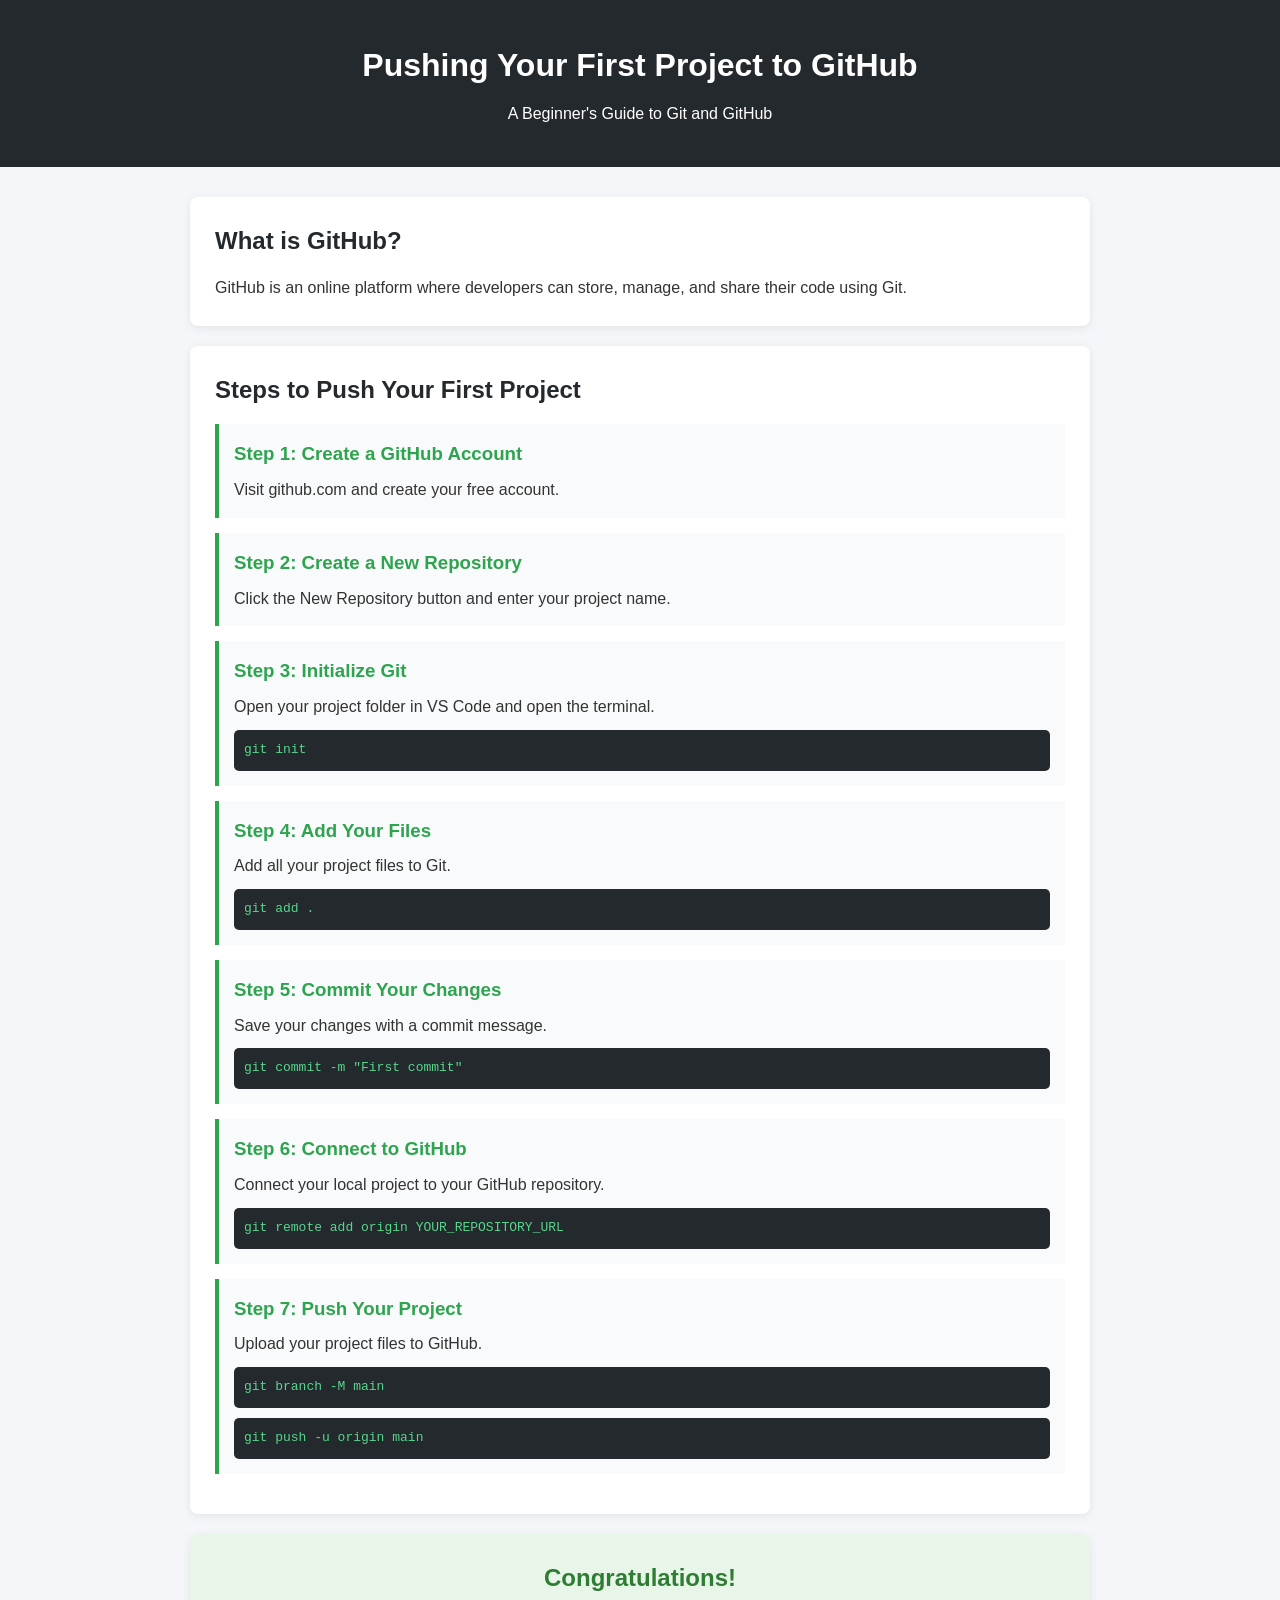
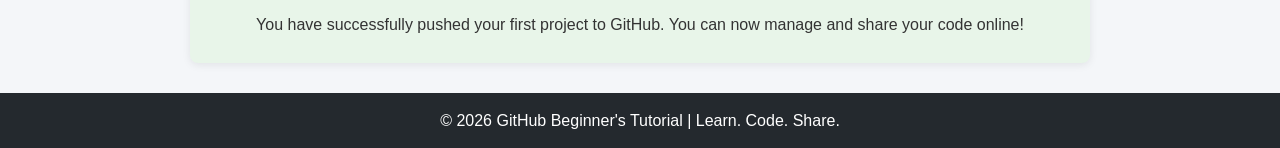
<file: 01_assignment/index.html>
<!DOCTYPE html>
<html lang="en">
<head>
    <meta charset="UTF-8">
    <meta name="viewport" content="width=device-width, initial-scale=1.0">
    <title>Pushing Your First Project to GitHub</title>
    <link rel="stylesheet" href="style.css">
</head>
<body>

    <header>
        <h1>Pushing Your First Project to GitHub</h1>
        <p>A Beginner's Guide to Git and GitHub</p>
    </header>

    <main>
        <section class="intro">
            <h2>What is GitHub?</h2>
            <p>
                GitHub is an online platform where developers can store,
                manage, and share their code using Git.
            </p>
        </section>

        <section class="steps">
            <h2>Steps to Push Your First Project</h2>

            <div class="step">
                <h3>Step 1: Create a GitHub Account</h3>
                <p>Visit github.com and create your free account.</p>
            </div>

            <div class="step">
                <h3>Step 2: Create a New Repository</h3>
                <p>Click the New Repository button and enter your project name.</p>
            </div>

            <div class="step">
                <h3>Step 3: Initialize Git</h3>
                <p>Open your project folder in VS Code and open the terminal.</p>
                <code>git init</code>
            </div>

            <div class="step">
                <h3>Step 4: Add Your Files</h3>
                <p>Add all your project files to Git.</p>
                <code>git add .</code>
            </div>

            <div class="step">
                <h3>Step 5: Commit Your Changes</h3>
                <p>Save your changes with a commit message.</p>
                <code>git commit -m "First commit"</code>
            </div>

            <div class="step">
                <h3>Step 6: Connect to GitHub</h3>
                <p>Connect your local project to your GitHub repository.</p>
                <code>git remote add origin YOUR_REPOSITORY_URL</code>
            </div>

            <div class="step">
                <h3>Step 7: Push Your Project</h3>
                <p>Upload your project files to GitHub.</p>
                <code>git branch -M main</code>
                <code>git push -u origin main</code>
            </div>
        </section>

        <section class="conclusion">
            <h2>Congratulations!</h2>
            <p>
                You have successfully pushed your first project to GitHub.
                You can now manage and share your code online!
            </p>
        </section>
    </main>

    <footer>
        <p>© 2026 GitHub Beginner's Tutorial | Learn. Code. Share.</p>
    </footer>

</body>
</html>
</file>
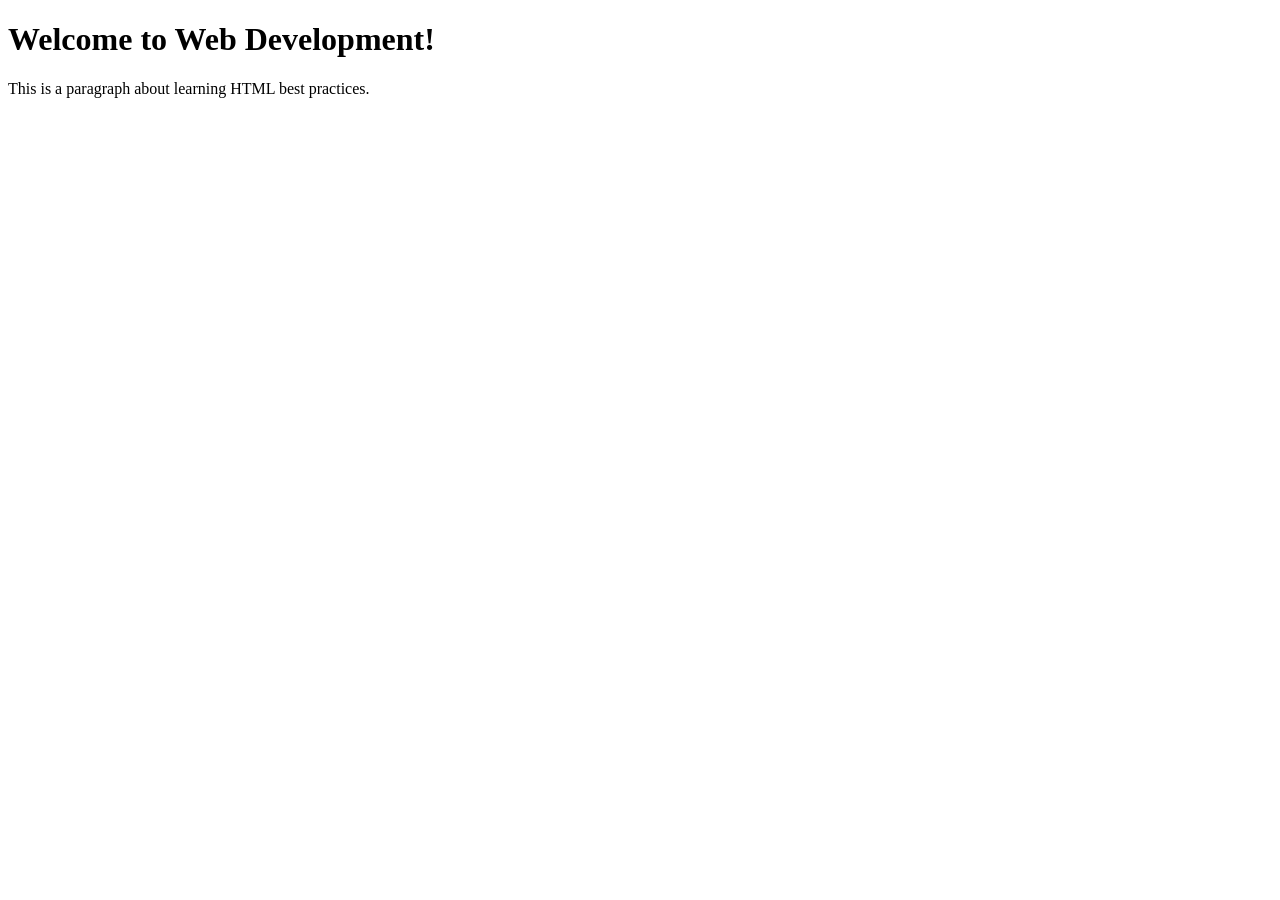
<file: 03_assignment/sample1.html>
<!DOCTYPE html>
<html>

<head>
    <title>Proper Indentation I</title>
</head>

<body>
    <h1>Welcome to Web Development!</h1>
    <p>This is a paragraph about learning HTML best practices.</p>
</body>

</html>
</file>
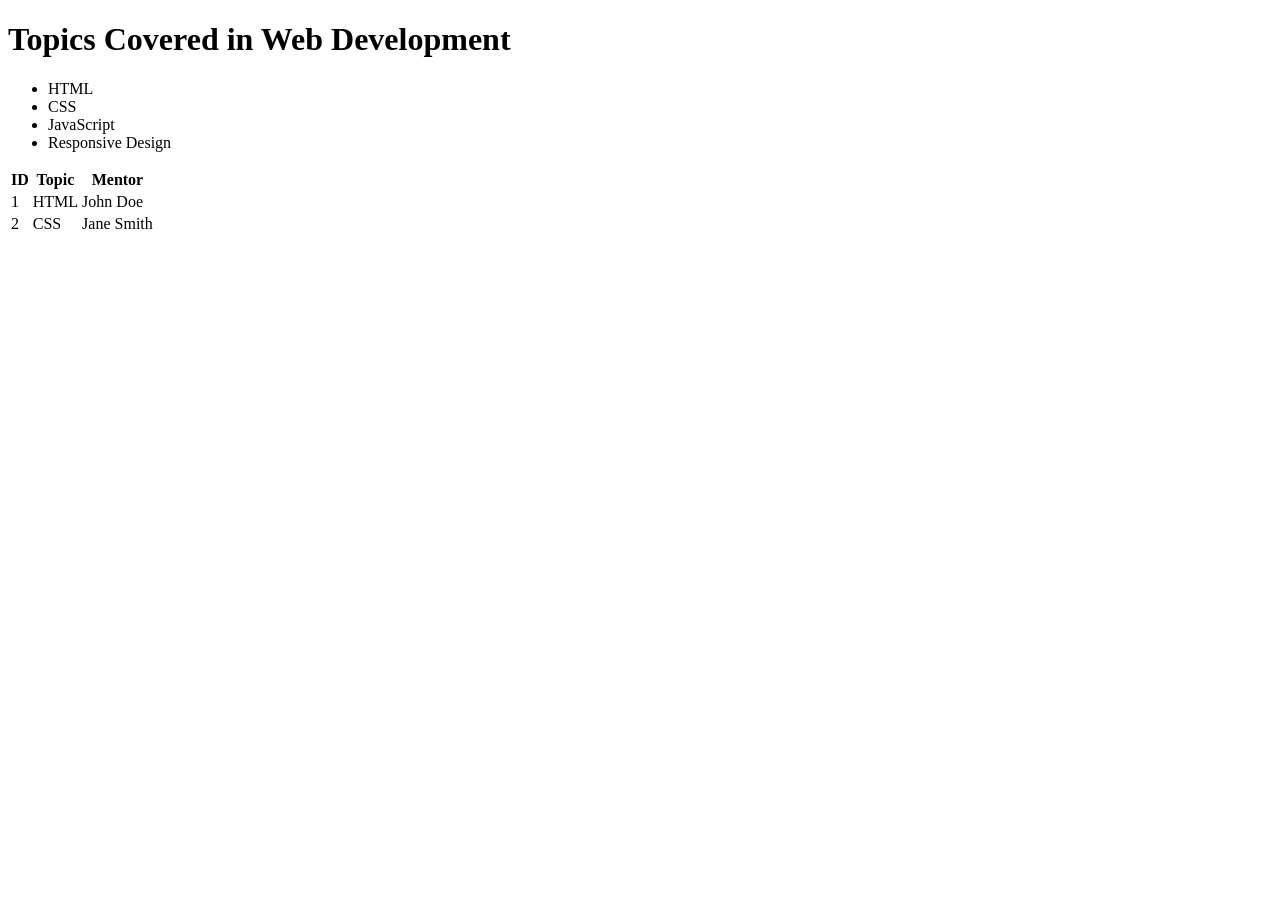
<file: 03_assignment/sample2.html>
<!DOCTYPE html>
<html>

<head>
    <title>Proper Indentation II</title>
</head>

<body>
    <h1>Topics Covered in Web Development</h1>
    <ul>
        <li>HTML</li>
        <li>CSS</li>
        <li>JavaScript</li>
        <li>Responsive Design</li>
    </ul>
    <table>
        <thead>
            <tr>
                <th>ID</th>
                <th>Topic</th>
                <th>Mentor</th>
            </tr>
        </thead>
        <tbody>
            <tr>
                <td>1</td>
                <td>HTML</td>
                <td>John Doe</td>
            </tr>
            <tr>
                <td>2</td>
                <td>CSS</td>
                <td>Jane Smith</td>
            </tr>
        </tbody>
    </table>
</body>

</html>
</file>
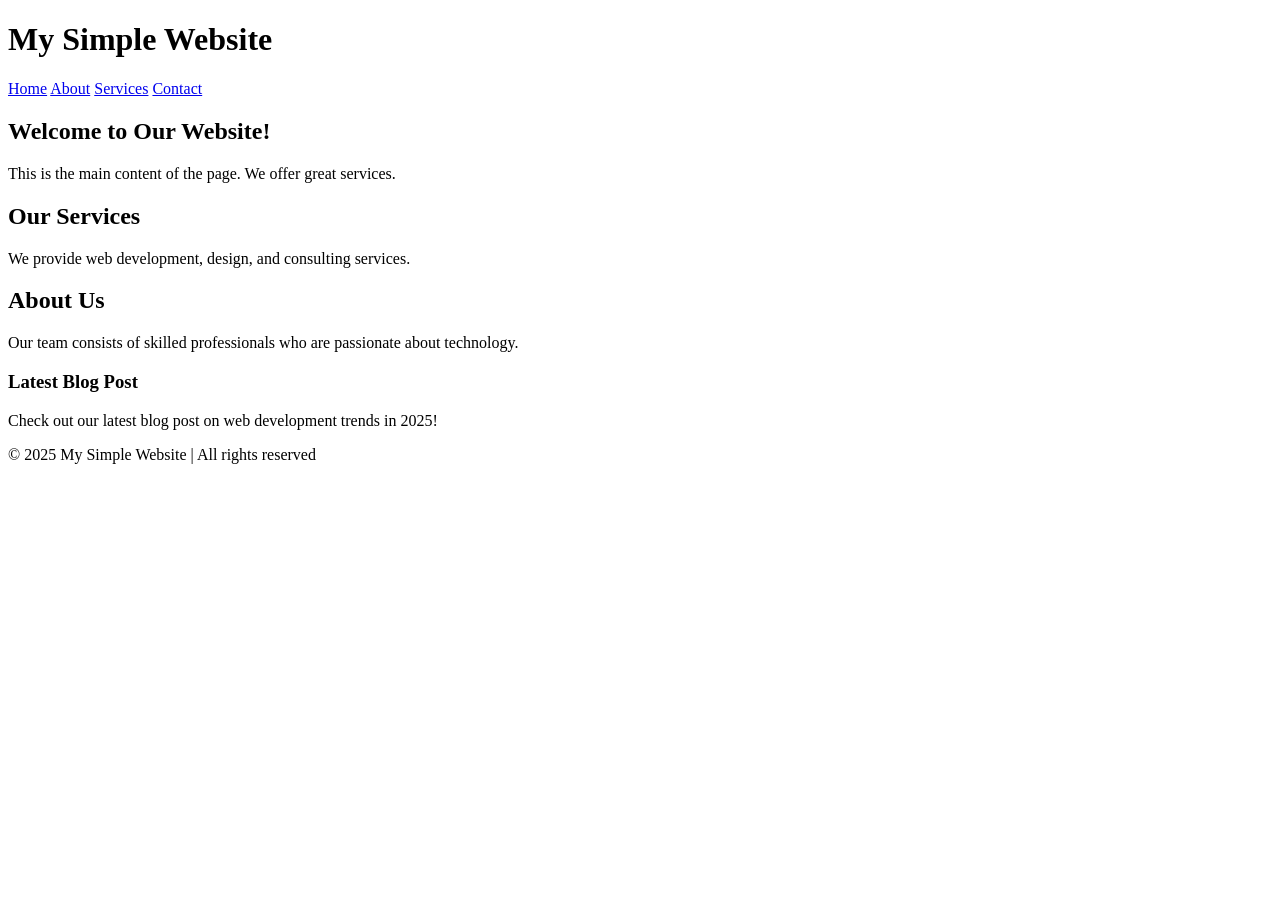
<file: 04_assignment/semantic.html>
<!DOCTYPE html>
<html lang="en">
<head>
    <meta charset="UTF-8">
    <meta name="viewport" content="width=device-width, initial-scale=1.0">
    <title>Simple Website with Semantic HTML</title>
</head>
<body>
    <header>
        <h1>My Simple Website</h1>
        <nav>
            <a href="#">Home</a>
            <a href="#">About</a>
            <a href="#">Services</a>
            <a href="#">Contact</a>
        </nav>
    </header>

    <main>
        <section>
            <h2>Welcome to Our Website!</h2>
            <p>This is the main content of the page. We offer great services.</p>
        </section>

        <section>
            <h2>Our Services</h2>
            <p>We provide web development, design, and consulting services.</p>
        </section>

        <section>
            <h2>About Us</h2>
            <p>Our team consists of skilled professionals who are passionate about technology.</p>
        </section>

        <article>
            <h3>Latest Blog Post</h3>
            <p>Check out our latest blog post on web development trends in 2025!</p>
        </article>
    </main>

    <footer>
        <p>© 2025 My Simple Website | All rights reserved</p>
    </footer>
</body>
</html>
</file>
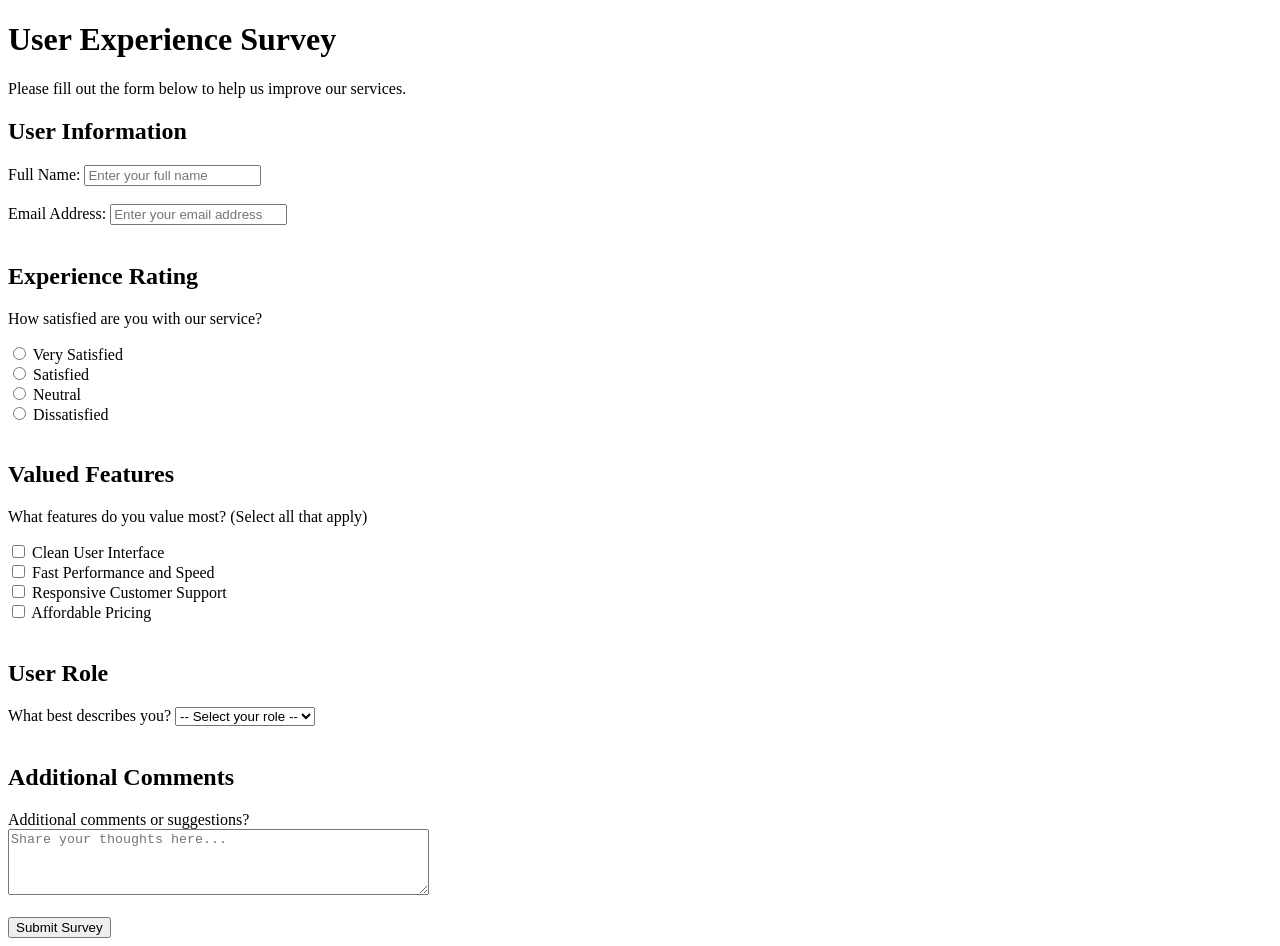
<file: 05_assignment/survey_form.html>
<!DOCTYPE html>
<html lang="en">
<head>
    <meta charset="UTF-8">
    <meta name="viewport" content="width=device-width, initial-scale=1.0">
    <title>User Experience Survey</title>
</head>
<body>
    <header>
        <h1>User Experience Survey</h1>
        <p>Please fill out the form below to help us improve our services.</p>
    </header>
    <main>
        <form action="#" method="POST">
            <section>
                <h2>User Information</h2>
                <div>
                    <label for="full-name">Full Name:</label>
                    <input type="text" id="full-name" name="full_name" placeholder="Enter your full name" required>
                </div>
                <br>
                <div>
                    <label for="email">Email Address:</label>
                    <input type="email" id="email" name="email" placeholder="Enter your email address" required>
                </div>
            </section>
            <br>
            <section>
                <h2>Experience Rating</h2>
                <p>How satisfied are you with our service?</p>
                <div>
                    <input type="radio" id="very-satisfied" name="satisfaction" value="very_satisfied" required>
                    <label for="very-satisfied">Very Satisfied</label>
                </div>
                <div>
                    <input type="radio" id="satisfied" name="satisfaction" value="satisfied">
                    <label for="satisfied">Satisfied</label>
                </div>
                <div>
                    <input type="radio" id="neutral" name="satisfaction" value="neutral">
                    <label for="neutral">Neutral</label>
                </div>
                <div>
                    <input type="radio" id="dissatisfied" name="satisfaction" value="dissatisfied">
                    <label for="dissatisfied">Dissatisfied</label>
                </div>
            </section>
            <br>
            <section>
                <h2>Valued Features</h2>
                <p>What features do you value most? (Select all that apply)</p>
                <div>
                    <input type="checkbox" id="feature-ui" name="features" value="user_interface">
                    <label for="feature-ui">Clean User Interface</label>
                </div>
                <div>
                    <input type="checkbox" id="feature-speed" name="features" value="performance_speed">
                    <label for="feature-speed">Fast Performance and Speed</label>
                </div>
                <div>
                    <input type="checkbox" id="feature-support" name="features" value="customer_support">
                    <label for="feature-support">Responsive Customer Support</label>
                </div>
                <div>
                    <input type="checkbox" id="feature-pricing" name="features" value="affordable_pricing">
                    <label for="feature-pricing">Affordable Pricing</label>
                </div>
            </section>
            <br>
            <section>
                <h2>User Role</h2>
                <div>
                    <label for="user-role">What best describes you?</label>
                    <select id="user-role" name="user_role" required>
                        <option value="" disabled selected>-- Select your role --</option>
                        <option value="student">Student</option>
                        <option value="professional">Professional</option>
                        <option value="hobbyist">Hobbyist</option>
                        <option value="other">Other</option>
                    </select>
                </div>
            </section>
            <br>
            <section>
                <h2>Additional Comments</h2>
                <div>
                    <label for="comments">Additional comments or suggestions?</label><br>
                    <textarea id="comments" name="comments" rows="4" cols="50" placeholder="Share your thoughts here..."></textarea>
                </div>
            </section>
            <br>
            <div>
                <button type="submit">Submit Survey</button>
            </div>
        </form>
    </main>
</body>
</html>
</file>
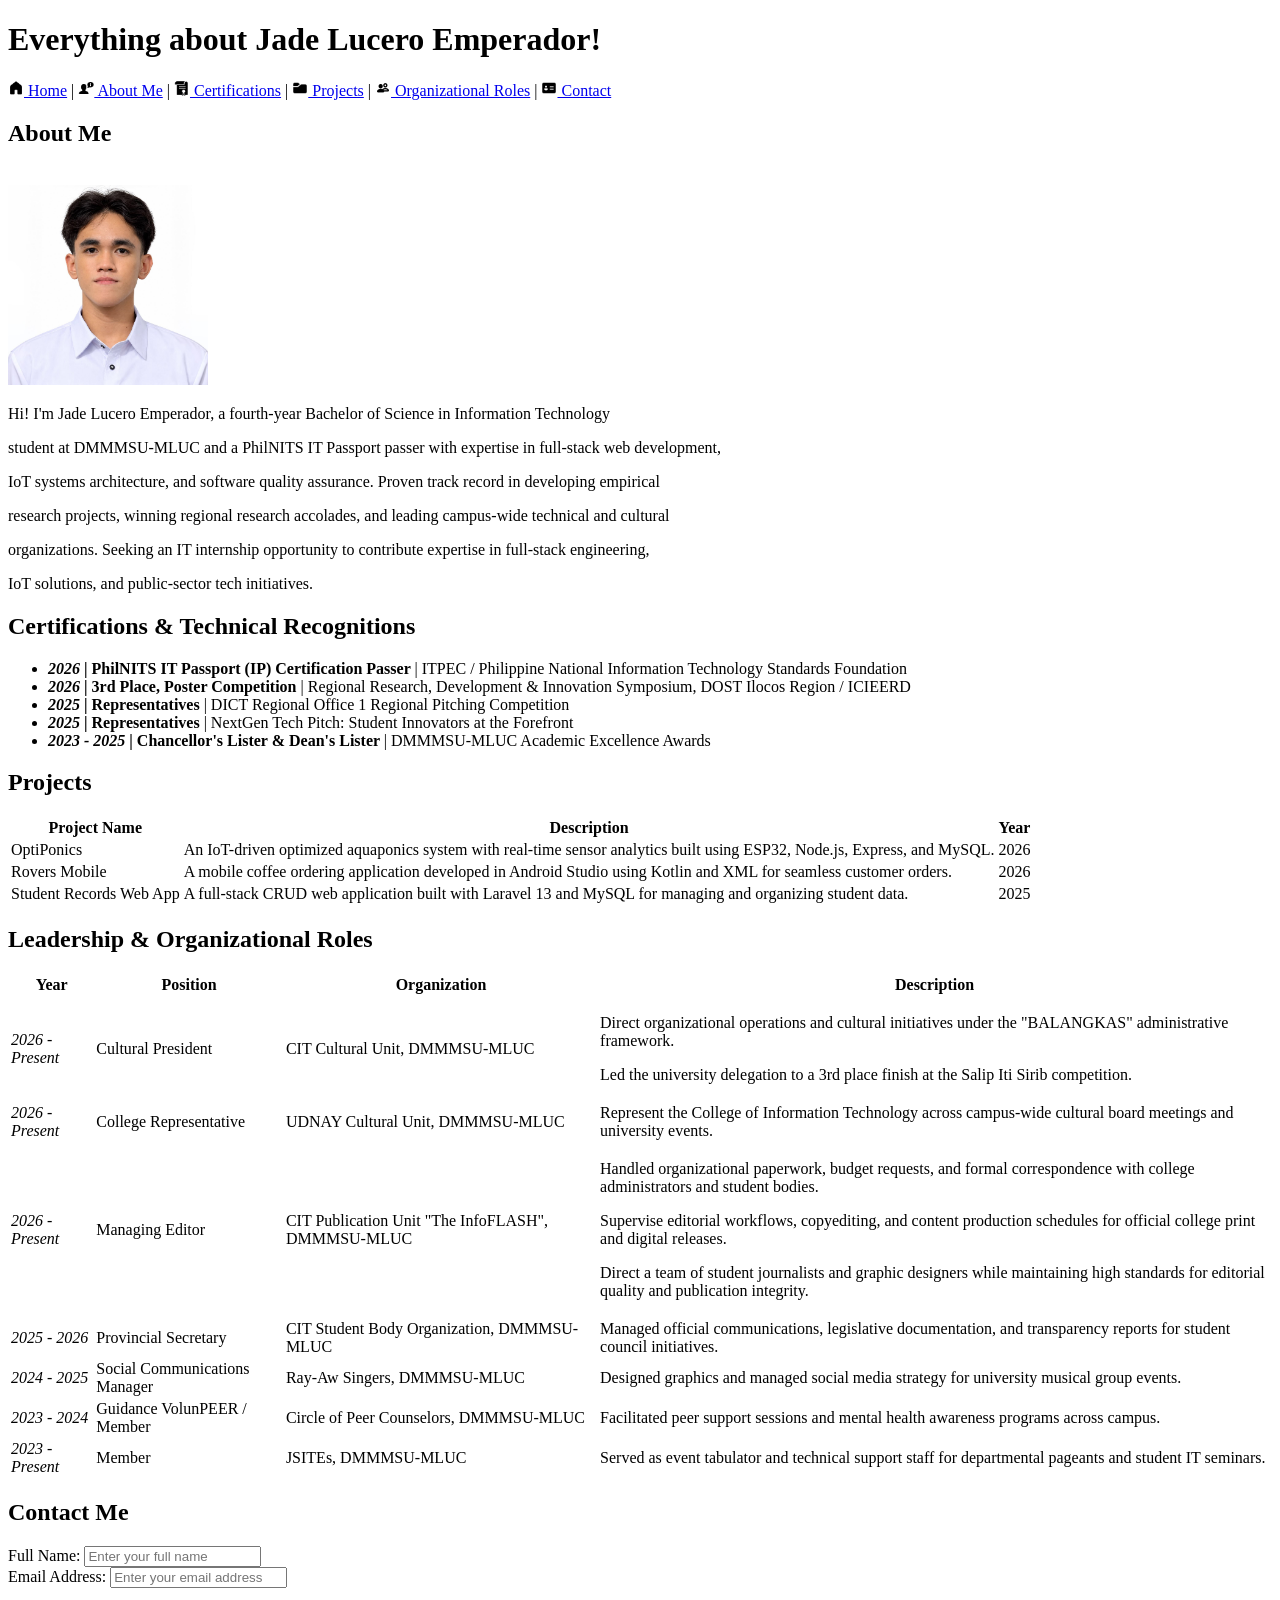
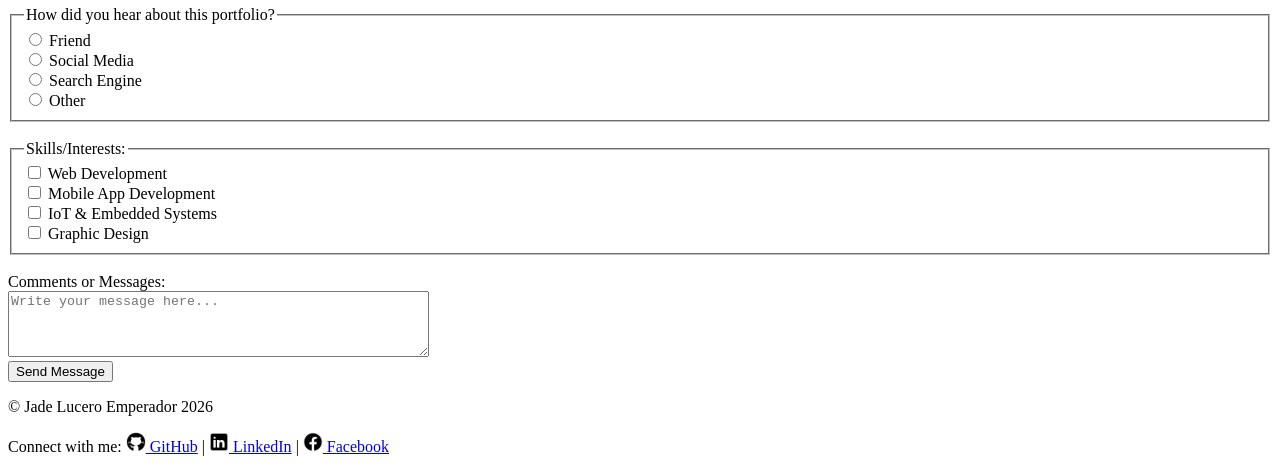
<file: 06_assignment/portfolio.html>
<!DOCTYPE html>
<html lang="en">

<head>
    <meta charset="UTF-8">
    <meta name="viewport" content="width=device-width, initial-scale=1.0">
    <title>Jade Lucero Emperador - Portfolio</title>
</head>

<body>
    <header>
        <h1>Everything about Jade Lucero Emperador!</h1>
        <nav>
            <a href="#home"><img src="assets/icons/icon-home.png" alt="Home icon" width="16" height="16"> Home</a> |
            <a href="#about"><img src="assets/icons/icon-about.png" alt="About Me icon" width="16" height="16"> About Me</a> |
            <a href="#certifications"><img src="assets/icons/icon-certifications.png" alt="Certifications icon" width="16" height="16"> Certifications</a> |
            <a href="#projects"><img src="assets/icons/icon-projects.png" alt="Projects icon" width="16" height="16"> Projects</a> |
            <a href="#roles"><img src="assets/icons/icon-roles.png" alt="Role icon" width="16" height="16"> Organizational Roles</a> |
            <a href="#contact"><img src="assets/icons/icon-contact.png" alt="Contact icon" width="16" height="16"> Contact</a>
        </nav>
    </header>
    <main>
        <section>
            <h2>About Me</h2>
            <br>
            <img src="assets/image/picture.jpg" alt="Profile Picture" width="200" height="200">
            <br>
            <p>Hi! I'm Jade Lucero Emperador, a fourth-year Bachelor of Science in Information Technology</p>
            <p>student at DMMMSU-MLUC and a PhilNITS IT Passport passer with expertise in full-stack web development,</p>
            <p>IoT systems architecture, and software quality assurance. Proven track record in developing empirical</p>
            <p>research projects, winning regional research accolades, and leading campus-wide technical and cultural</p>
            <p>organizations. Seeking an IT internship opportunity to contribute expertise in full-stack engineering,</p>
            <p>IoT solutions, and public-sector tech initiatives. </p>
        </section>
        <section>
            <h2>Certifications & Technical Recognitions</h2>
                <ul>
                    <li><b><i>2026</i> | PhilNITS IT Passport (IP) Certification Passer </b>| ITPEC / Philippine National Information Technology Standards Foundation</li>
                    <li><b><i>2026</i> | 3rd Place, Poster Competition </b>| Regional Research, Development & Innovation Symposium, DOST Ilocos Region / ICIEERD</li>
                    <li><b><i>2025</i> | Representatives </b>| DICT Regional Office 1 Regional Pitching Competition</li>
                    <li><b><i>2025</i> | Representatives </b>| NextGen Tech Pitch: Student Innovators at the Forefront</li>
                    <li><b><i>2023 - 2025</i> | Chancellor's Lister & Dean's Lister </b>| DMMMSU-MLUC Academic Excellence Awards</li>
                </ul>
        </section>
        <section>
            <h2>Projects</h2>
            <table>
                <thead>
                    <tr>
                        <th>Project Name</th>
                        <th>Description</th>
                        <th>Year</th>
                    </tr>
                </thead>
                <tbody>
                    <tr>
                        <td>OptiPonics</td>
                        <td>An IoT-driven optimized aquaponics system with real-time sensor analytics built using ESP32, Node.js, Express, and MySQL.</td>
                        <td>2026</td>
                    </tr>
                    <tr>
                        <td>Rovers Mobile</td>
                        <td>A mobile coffee ordering application developed in Android Studio using Kotlin and XML for seamless customer orders.</td>
                        <td>2026</td>
                    </tr>
                    <tr>
                        <td>Student Records Web App</td>
                        <td>A full-stack CRUD web application built with Laravel 13 and MySQL for managing and organizing student data.</td>
                        <td>2025</td>
                    </tr>
                </tbody>
            </table>
        </section>
        <section>
            <h2>Leadership & Organizational Roles</h2>
            <table>
                <thead>
                    <tr>
                        <th>Year</th>
                        <th>Position</th>
                        <th>Organization</th>
                        <th>Description</th>
                    </tr>
                </thead>
                <tbody>
                    <tr>
                        <td><i>2026 - Present</i></td>
                        <td>Cultural President</td>
                        <td>CIT Cultural Unit, DMMMSU-MLUC</td>
                        <td>
                            <p>Direct organizational operations and cultural initiatives under the "BALANGKAS" administrative framework.</p>
                            <p>Led the university delegation to a 3rd place finish at the Salip Iti Sirib competition.</p>
                        </td>
                    </tr>
                    <tr>
                        <td><i>2026 - Present</i></td>
                        <td>College Representative</td>
                        <td>UDNAY Cultural Unit, DMMMSU-MLUC</td>
                        <td>Represent the College of Information Technology across campus-wide cultural board meetings and university events.</td>
                    </tr>
                    <tr>
                        <td><i>2026 - Present</i></td>
                        <td>Managing Editor</td>
                        <td>CIT Publication Unit "The InfoFLASH", DMMMSU-MLUC</td>
                        <td>
                            <p>Handled organizational paperwork, budget requests, and formal correspondence with college administrators and student bodies.</p>
                            <p>Supervise editorial workflows, copyediting, and content production schedules for official college print and digital releases.</p>
                            <p>Direct a team of student journalists and graphic designers while maintaining high standards for editorial quality and publication integrity.</p>
                        </td>
                    </tr>
                    <tr>
                        <td><i>2025 - 2026</i></td>
                        <td>Provincial Secretary</td>
                        <td>CIT Student Body Organization, DMMMSU-MLUC</td>
                        <td>Managed official communications, legislative documentation, and transparency reports for student council initiatives.</td>
                    </tr>
                    <tr>
                        <td><i>2024 - 2025</i></td>
                        <td>Social Communications Manager</td>
                        <td>Ray-Aw Singers, DMMMSU-MLUC</td>
                        <td>Designed graphics and managed social media strategy for university musical group events.</td>
                    </tr>
                    <tr>
                        <td><i>2023 - 2024</i></td>
                        <td>Guidance VolunPEER / Member</td>
                        <td>Circle of Peer Counselors, DMMMSU-MLUC</td>
                        <td>Facilitated peer support sessions and mental health awareness programs across campus.</td>
                    </tr>
                    <tr>
                        <td><i>2023 - Present</i></td>
                        <td>Member</td>
                        <td>JSITEs, DMMMSU-MLUC</td>
                        <td>Served as event tabulator and technical support staff for departmental pageants and student IT seminars.</td>
                    </tr>
                </tbody>
            </table>
        </section>
        <section>
            <h2>Contact Me</h2>
            <form action="#" method="GET">
                <div>
                    <label for="full-name">Full Name:</label>
                    <input type="text" id="full-name" name="full_name" placeholder="Enter your full name" required>
                </div>
                <div>
                    <label for="email">Email Address:</label>
                    <input type="email" id="email" name="email" placeholder="Enter your email address" required>
                </div>
                <br>
                <fieldset>
                    <legend>How did you hear about this portfolio?</legend>

                    <div>
                        <input type="radio" id="source-friend" name="referral_source" value="friend" required>
                        <label for="source-friend">Friend</label>
                    </div>
                    <div>
                        <input type="radio" id="source-social" name="referral_source" value="social_media">
                        <label for="source-social">Social Media</label>
                    </div>
                    <div>
                        <input type="radio" id="source-search" name="referral_source" value="search_engine">
                        <label for="source-search">Search Engine</label>
                    </div>
                    <div>
                        <input type="radio" id="source-other" name="referral_source" value="other">
                        <label for="source-other">Other</label>
                    </div>
                </fieldset>
                <br>
                <fieldset>
                    <legend>Skills/Interests:</legend>

                    <div>
                        <input type="checkbox" id="skill-web" name="interests" value="web_development">
                        <label for="skill-web">Web Development</label>
                    </div>
                    <div>
                        <input type="checkbox" id="skill-mobile" name="interests" value="mobile_development">
                        <label for="skill-mobile">Mobile App Development</label>
                    </div>
                    <div>
                        <input type="checkbox" id="skill-iot" name="interests" value="iot_systems">
                        <label for="skill-iot">IoT &amp; Embedded Systems</label>
                    </div>
                    <div>
                        <input type="checkbox" id="skill-design" name="interests" value="graphic_design">
                        <label for="skill-design">Graphic Design</label>
                    </div>
                </fieldset>
                <br>
                <label for="comments">Comments or Messages:</label><br>
                <textarea id="comments" name="comments" rows="4" cols="50" placeholder="Write your message here..."></textarea>
                <br>
                <button type="submit">Send Message</button>
            </form>
        </section>
    </main>
    <footer>
        <p>&copy; Jade Lucero Emperador 2026</p>
        <p>Connect with me:
            <a href="https://github.com/itzmrjade" target="_blank"><img src="assets/icons/icon-github.png" alt="GitHub icon" width="20" height="20"> GitHub</a> |
            <a href="https://www.linkedin.com/in/mrjadez0" target="_blank"><img src="assets/icons/icon-linkedin.png" alt="LinkedIn icon" width="20" height="20"> LinkedIn</a> |
            <a href="https://www.facebook.com/itsmr.jadezo" target="_blank"><img src="assets/icons/icon-facebook.png" alt="Facebook icon" width="20" height="20"> Facebook</a>
        </p>
    </footer>
</body>

</html>
</file>
<file: 01_assignment/style.css>
* {
    margin: 0;
    padding: 0;
    box-sizing: border-box;
}

body {
    font-family: Arial, sans-serif;
    background-color: #f4f6f9;
    color: #333;
    line-height: 1.6;
}

header {
    background-color: #24292e;
    color: white;
    text-align: center;
    padding: 40px 20px;
}

header h1 {
    margin-bottom: 10px;
}

main {
    width: 85%;
    max-width: 900px;
    margin: 30px auto;
}

section {
    background-color: white;
    padding: 25px;
    margin-bottom: 20px;
    border-radius: 8px;
    box-shadow: 0 2px 8px rgba(0,0,0,0.08);
}

h2 {
    color: #24292e;
    margin-bottom: 15px;
}

.step {
    border-left: 4px solid #2ea44f;
    padding: 15px;
    margin: 15px 0;
    background-color: #f9fafb;
}

.step h3 {
    color: #2ea44f;
    margin-bottom: 8px;
}

code {
    display: block;
    background-color: #24292e;
    color: #58d68d;
    padding: 10px;
    margin-top: 10px;
    border-radius: 5px;
    overflow-x: auto;
}

.conclusion {
    text-align: center;
    background-color: #e8f5e9;
}

.conclusion h2 {
    color: #2e7d32;
}

footer {
    background-color: #24292e;
    color: white;
    text-align: center;
    padding: 15px;
    margin-top: 30px;
}

@media (max-width: 600px) {
    main {
        width: 95%;
    }

    header h1 {
        font-size: 24px;
    }
}
</file>
